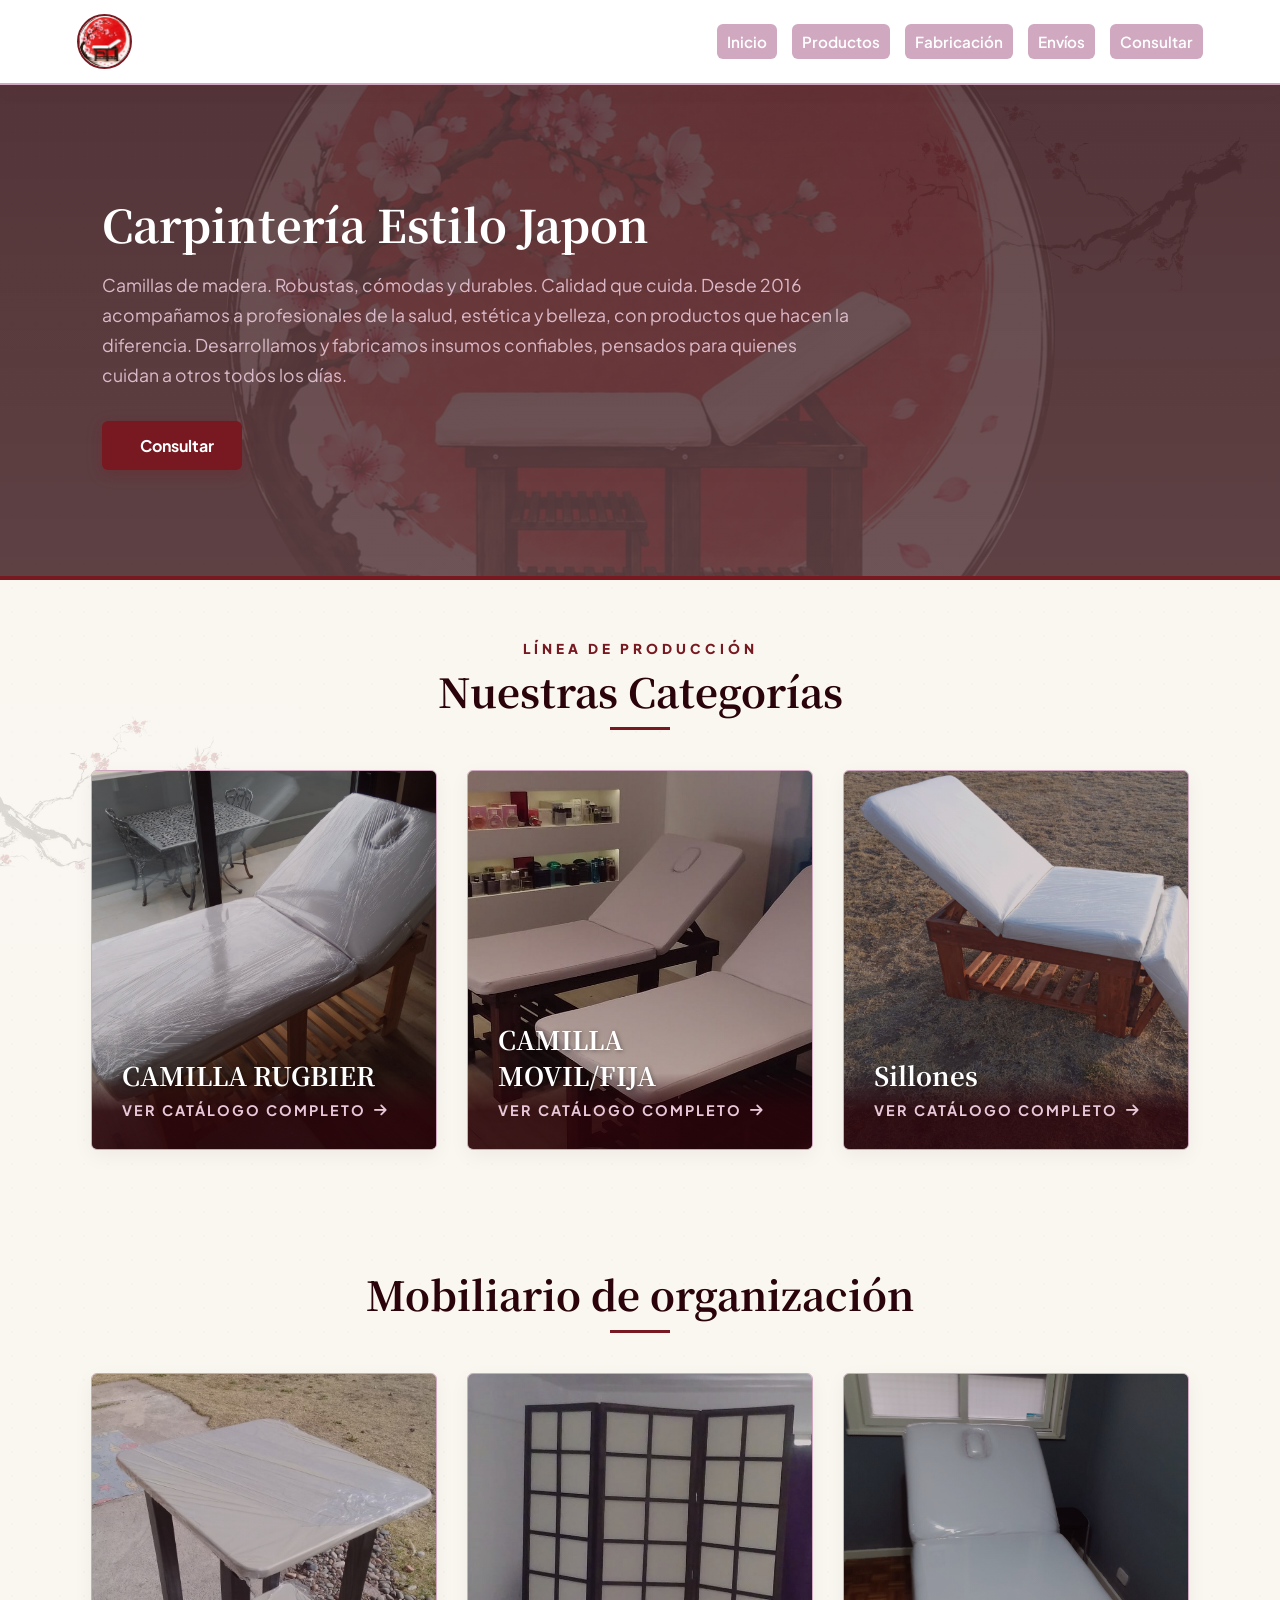
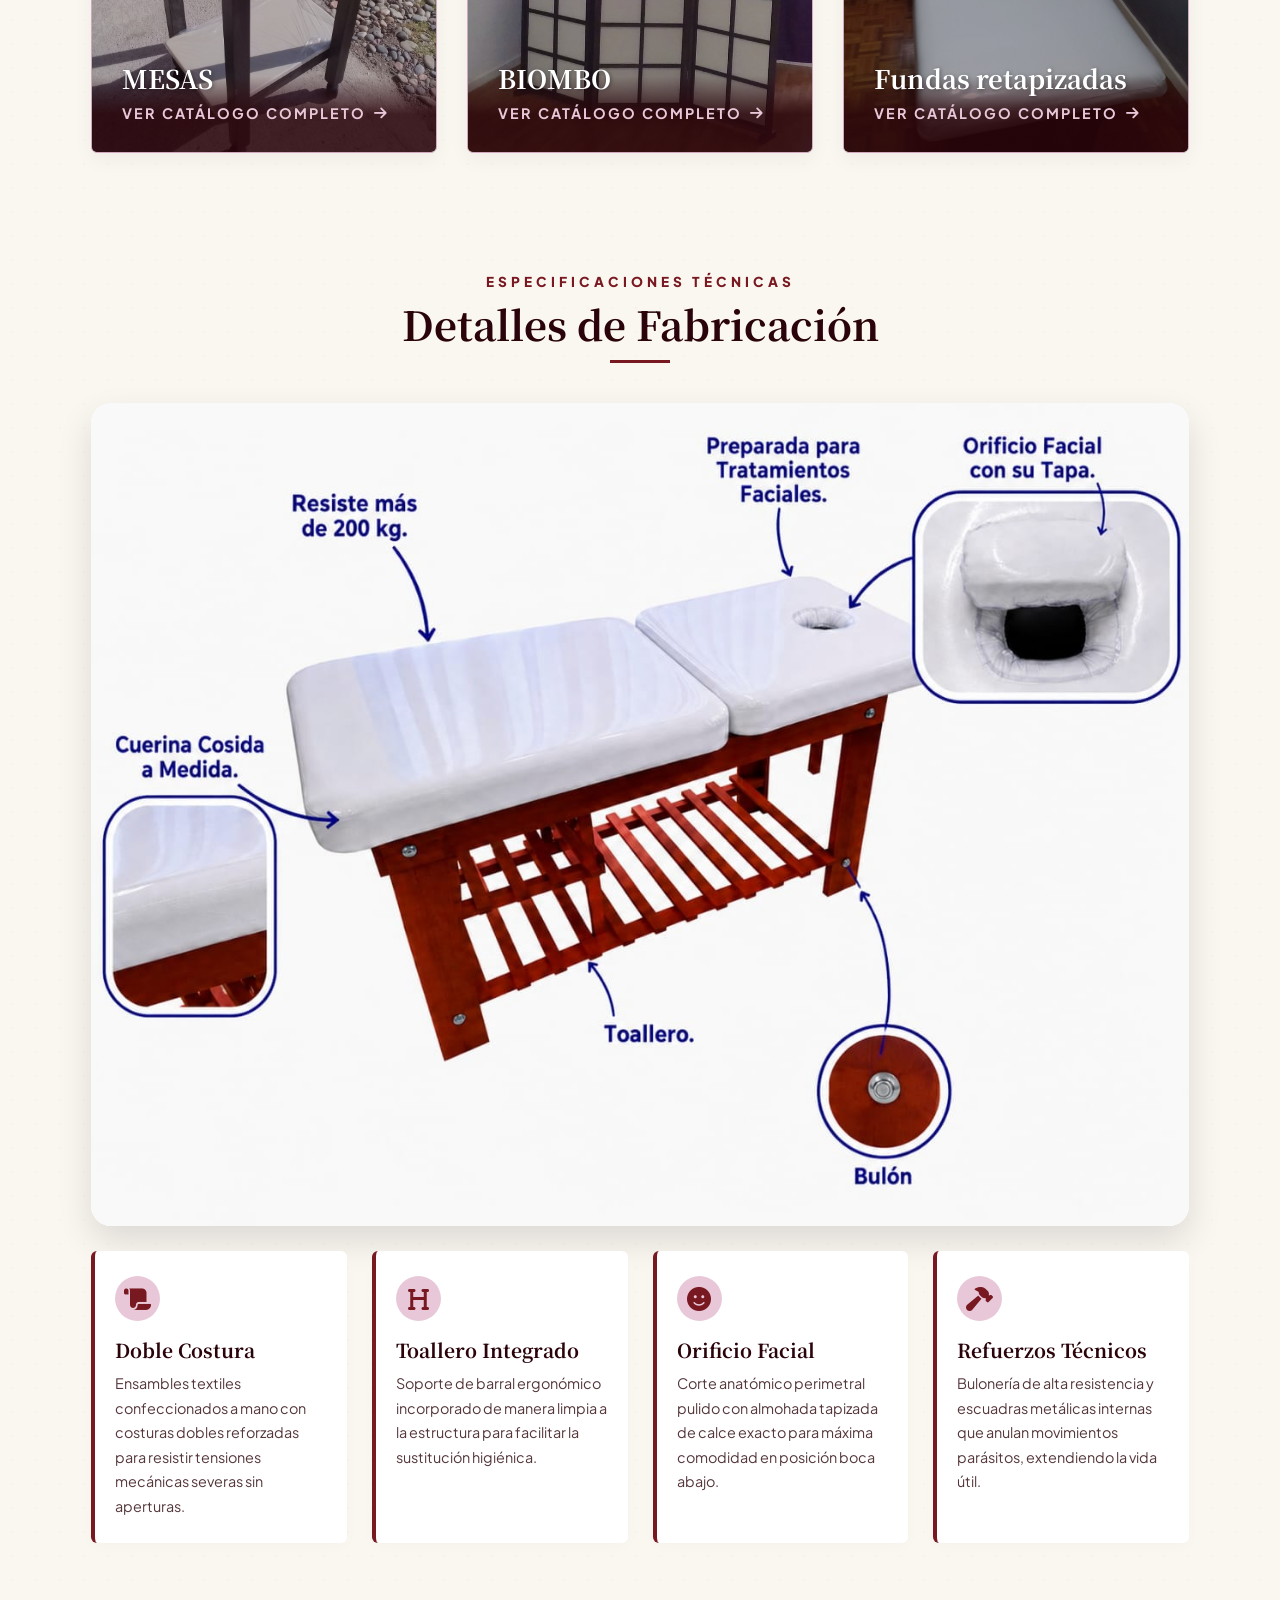
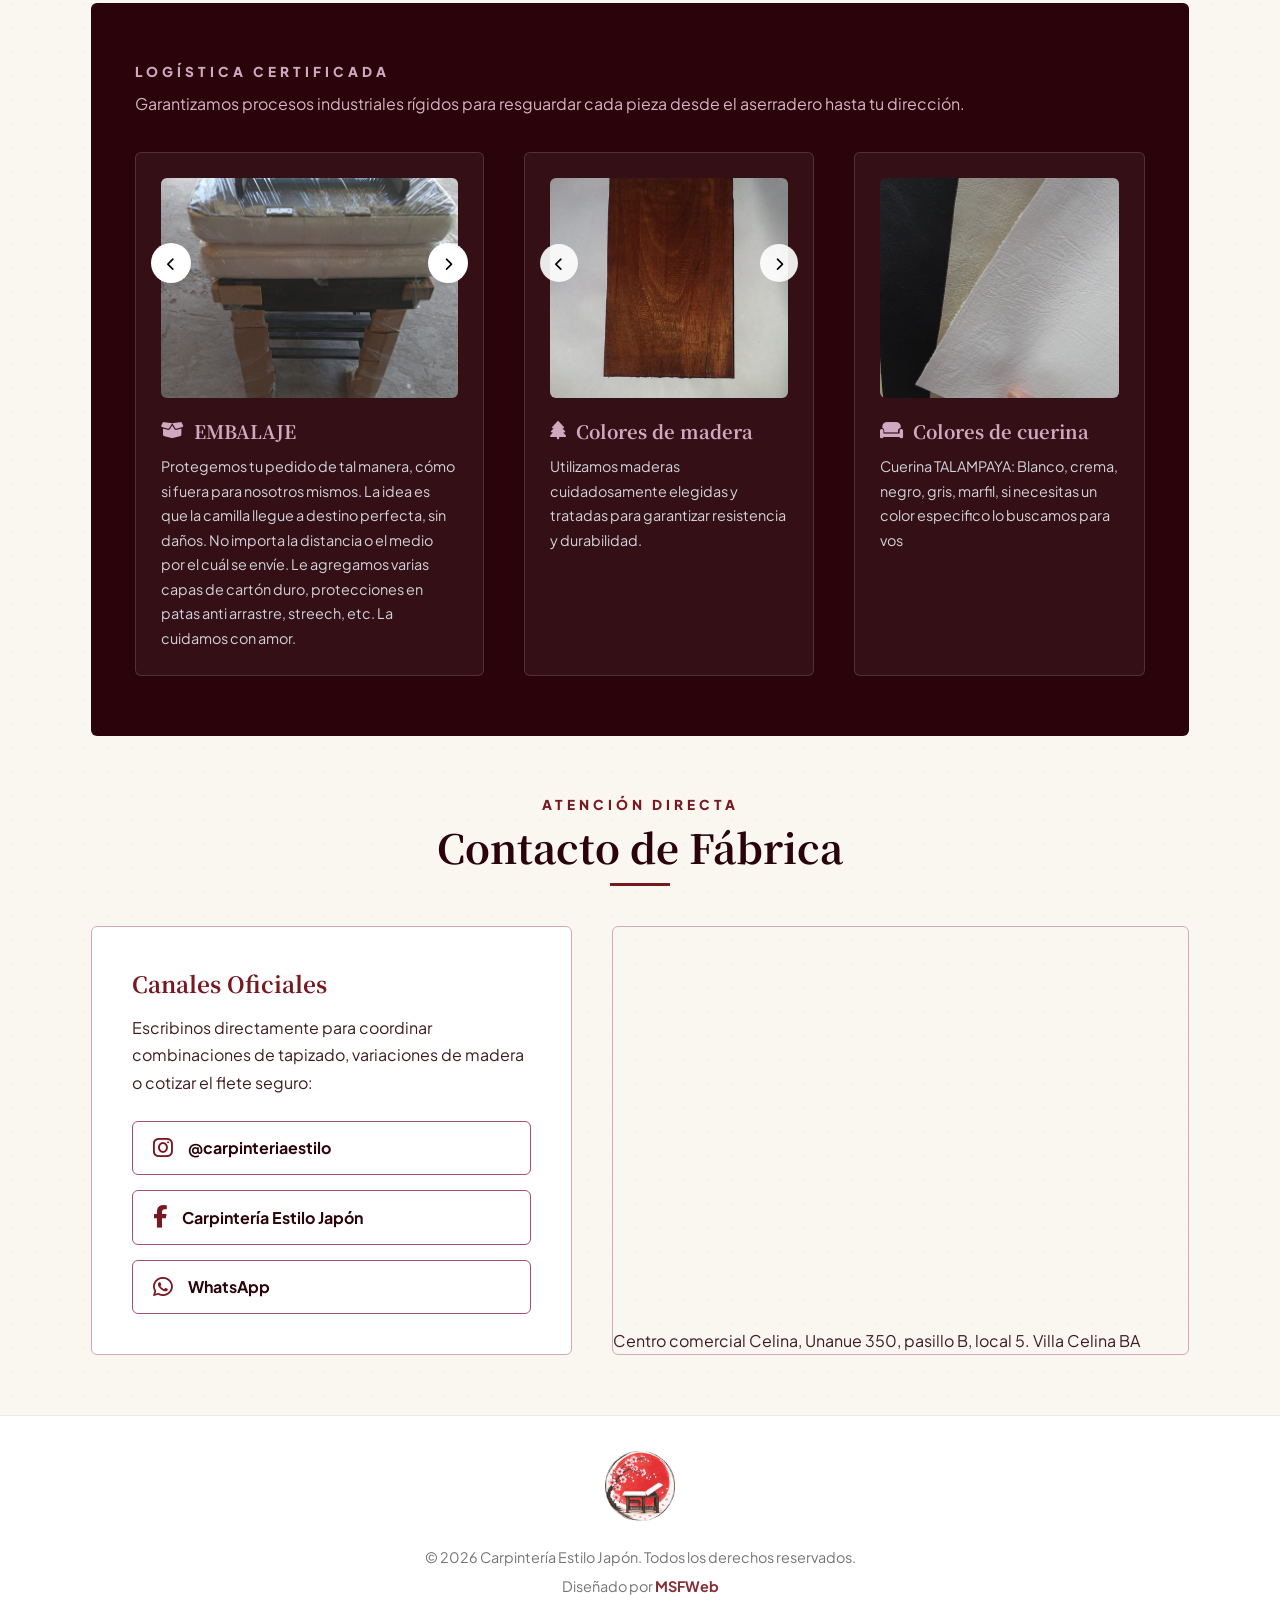
<file: index.html>
<!DOCTYPE html>
<html lang="es">
<head>
    <meta charset="UTF-8">
    <meta name="viewport" content="width=device-width, initial-scale=1.0">
    
    <!-- SEO BÁSICO: Título y descripción con palabras clave principales -->
    <title>Carpintería Estilo Japón | Camillas Premium de Madera y Equipamiento</title>
    <meta name="description" content="Fábrica de camillas de madera, biombos y mesas para masaje, depilación, Reiki, estética, tattoo, kinesiología y spa. Equipamiento premium con envío en CABA y Alrededores.">
    
    <!-- LAS KEYWORDS QUE ME PEDISTE (Optimizadas para buscadores) -->
    <meta name="keywords" content="Masaje, camilla, biombo, mesa, depilación, Reiki, lagista, maquillaje, fabrica, medicina, tattoo, cosmetología, depilación láser, kinesiología, reflexología, cosmistra, drenaje linfático, implante capilar, facial, madero terapia, spa, lelax, estetica, curso, pestañas, postizas, deportologia, fisioterapia, ortopedia, quiropráctico, cirujía, camillas de madera premium, carpinteria estilo japon">
    
    <meta name="robots" content="index, follow">
    <link rel="canonical" href="https://www.tusitioweb.com/"> <!-- Cambiá por tu dominio real cuando lo tengas -->

    <!-- SEO PARA WHATSAPP / REDES SOCIALES (Open Graph) -->
    <meta property="og:type" content="website">
    <meta property="og:title" content="Carpintería Estilo Japón | Camillas Premium de Madera">
    <!-- Descripción enriquecida con tus palabras clave para que tiente al cliente en WhatsApp -->
    <meta property="og:description" content="Fábrica premium de camillas, biombos y mesas para masaje, Reiki, estética, tattoo, depilación láser, kinesiología, facial, spa y relax. ¡Equipá tu gabinete con la mejor calidad!">
    <meta property="og:image" content="https://www.tusitioweb.com/images/foto-compartir.jpg"> <!-- Foto para las tarjetas de enlace -->
    <meta property="og:url" content="https://www.tusitioweb.com/">

    <!-- SEO PARA TWITTER / X -->
    <meta name="twitter:card" content="summary_large_image">
    <meta name="twitter:title" content="Carpintería Estilo Japón | Equipamiento Premium">
    <meta name="twitter:description" content="Camillas de madera, biombos y equipamiento profesional para estética, kinesiología, masajes y spa.">
    <meta name="twitter:image" content="https://www.tusitioweb.com/images/foto-compartir.jpg">

    <!-- FUENTES Y ESTILOS (Tus enlaces originales) -->
    <link rel="preconnect" href="https://fonts.googleapis.com">
    <link rel="preconnect" href="https://fonts.gstatic.com" crossorigin>
    <link href="https://fonts.googleapis.com/css2?family=Plus+Jakarta+Sans:wght@400;500;700;800&family=Noto+Serif+JP:wght@600;900&display=swap" rel="stylesheet">
    
    <link rel="stylesheet" href="https://cdnjs.cloudflare.com/ajax/libs/font-awesome/6.5.1/css/all.min.css">
    <link rel="stylesheet" href="styles.css">

    <!-- FAVICON -->
    <link rel="icon" type="image/x-icon" href="WhatsApp Image 2026-06-07 at 21.45.12-fotor-20260608145644.png">
</head>
<body>

    <header>
        <a href="#inicio" class="logo-link">
            <div class="logo-container">
                <img src="WhatsApp Image 2026-06-07 at 21.45.12-fotor-20260608145644.png"  class="logo-img">
            </div>
           
        </a>
      <nav>
    <a href="#inicio" class="nav-btn">Inicio</a>
    <a href="productos.html" class="nav-btn">Productos</a> 
    <a href="#fabricacion" class="nav-btn">Fabricación</a>
    <a href="#envios" class="nav-btn">Envíos</a>
    <a href="#contacto" class="nav-btn">Consultar</a>
</nav>
    </header>

    <section id="inicio" class="hero">
        <div class="hero-content">
            <h1>Carpintería Estilo Japon</h1>
            <p>Camillas de madera. Robustas, cómodas y durables.
Calidad que cuida.
Desde 2016 acompañamos a profesionales de la salud, estética y belleza, con productos que hacen la diferencia.
Desarrollamos y fabricamos insumos confiables, pensados para quienes cuidan a otros todos los días.</p>
            <a href="#contacto" class="btn-main"><i></i>Consultar</a>
        </div>
    </section>
<section class="container">
    <div class="section-header">
        <span class="subtitle">Línea de Producción</span>
        <h2 class="title">Nuestras Categorías</h2>
    </div>

    <div class="grid-categorias">

        <div class="categoria-card">
            <a href="productos.html" class="categoria-link">
                <img src="camilla rugbier/1.jpeg" alt="Camillas Profesionales" class="categoria-img">
                <div class="categoria-overlay">
                    <h3>CAMILLA RUGBIER</h3>
                    <div class="categoria-btn">Ver catálogo completo <i class="fas fa-arrow-right"></i></div>
                </div>
            </a>
        </div>

        <div class="categoria-card">
            <a href="productos.html" class="categoria-link">
                <img src="imagenes moviles/1.jpeg" alt="Sillones de Estética" class="categoria-img">
                <div class="categoria-overlay">
                    <h3>CAMILLA MOVIL/FIJA</h3>
                    <div class="categoria-btn">Ver catálogo completo <i class="fas fa-arrow-right"></i></div>
                </div>
            </a>
        </div>
        <div class="categoria-card">
            <a href="productos.html" class="categoria-link">
                <img src="sillon/3.jpeg" alt="Sillones de Estética" class="categoria-img">
                <div class="categoria-overlay">
                    <h3>Sillones</h3>
                    <div class="categoria-btn">Ver catálogo completo <i class="fas fa-arrow-right"></i></div>
                </div>
            </a>
        </div>
    
</div>



</section>

  <section class="container">
    <div class="section-header">
       
        <h2 class="title">Mobiliario de organización</h2>
    </div>

    <div class="grid-categorias">

        <div class="categoria-card">
            <a href="productos.html" class="categoria-link">
                <img src="mesas/1.jpeg" alt="Camillas Profesionales" class="categoria-img">
                <div class="categoria-overlay">
                    <h3>MESAS</h3>
                    <div class="categoria-btn">Ver catálogo completo <i class="fas fa-arrow-right"></i></div>
                </div>
            </a>
        </div>

        <div class="categoria-card">
            <a href="productos.html" class="categoria-link">
                <img src="biombo/1.jpeg" alt="Sillones de Estética" class="categoria-img">
                <div class="categoria-overlay">
                    <h3>BIOMBO</h3>
                    <div class="categoria-btn">Ver catálogo completo <i class="fas fa-arrow-right"></i></div>
                </div>
            </a>
        </div>
        <div class="categoria-card">
            <a href="productos.html" class="categoria-link">
                <img src="fundas retapizadas/6.jpeg" alt="Sillones de Estética" class="categoria-img">
                <div class="categoria-overlay">
                    <h3>Fundas retapizadas</h3>
                    <div class="categoria-btn">Ver catálogo completo <i class="fas fa-arrow-right"></i></div>
                </div>
            </a>
        </div>
    
</div>



</section>


    

<section id="fabricacion" class="container">
    <div class="section-header">
        <span class="subtitle">Especificaciones Técnicas</span>
        <h2 class="title">Detalles de Fabricación</h2>
    </div>

    <!-- Foto destacada -->
    <div class="fabricacion-destacada">
        <img src="WhatsApp Image 2026-06-11 at 12.07.17.jpeg" alt="Detalle de fabricación de la camilla">
    </div>

    <!-- Características -->
    <div class="grid-fabricacion">
        <div class="fab-box">
            <div class="fab-icon"><i class="fas fa-scroll"></i></div>
            <h3>Doble Costura</h3>
            <p>Ensambles textiles confeccionados a mano con costuras dobles reforzadas para resistir tensiones mecánicas severas sin aperturas.</p>
        </div>

        <div class="fab-box">
            <div class="fab-icon"><i class="fas fa-heading"></i></div>
            <h3>Toallero Integrado</h3>
            <p>Soporte de barral ergonómico incorporado de manera limpia a la estructura para facilitar la sustitución higiénica.</p>
        </div>

        <div class="fab-box">
            <div class="fab-icon"><i class="fas fa-smile"></i></div>
            <h3>Orificio Facial</h3>
            <p>Corte anatómico perimetral pulido con almohada tapizada de calce exacto para máxima comodidad en posición boca abajo.</p>
        </div>

        <div class="fab-box">
            <div class="fab-icon"><i class="fas fa-hammer"></i></div>
            <h3>Refuerzos Técnicos</h3>
            <p>Bulonería de alta resistencia y escuadras metálicas internas que anulan movimientos parásitos, extendiendo la vida útil.</p>
        </div>
    </div>
</section>

    <section id="envios" class="container" style="padding-top: 0;">
        <div class="envios-banner">
            <div class="envios-main">
                <span class="subtitle" style="color: var(--sakura-pink);">Logística Certificada</span>
                
                <p>Garantizamos procesos industriales rígidos para resguardar cada pieza desde el aserradero hasta tu dirección.</p>
            </div>
            <div class="envios-grid">
                <div class="envios-card embalaje-card">

    <div class="embalaje-slider">

        <img src="embalaje/1.jpeg" class="embalaje-slide active">
        <img src="embalaje/2.jpeg" class="embalaje-slide ">
        <img src="embalaje/3.jpeg" class="embalaje-slide ">
        <img src="embalaje/4.jpeg" class="embalaje-slide ">
        <img src="embalaje/5.jpeg" class="embalaje-slide ">
        <img src="embalaje/6.jpeg" class="embalaje-slide ">
        <img src="embalaje/7.jpeg" class="embalaje-slide ">
        <img src="embalaje/8.jpeg" class="embalaje-slide ">
        <img src="embalaje/9.jpeg" class="embalaje-slide ">
        <img src="embalaje/10.jpeg" class="embalaje-slide ">
   
  

    </div>



    <button class="emb-prev">
        <i class="fas fa-chevron-left"></i>
    </button>

    <button class="emb-next">
        <i class="fas fa-chevron-right"></i>
    </button>

    <h4>
        <i class="fas fa-box-open"></i>
        EMBALAJE
    </h4>

    <p>
       Protegemos tu pedido de tal manera, cómo si fuera para nosotros mismos. La idea es que la camilla llegue a destino perfecta, sin daños. No importa la distancia o el medio por el cuál se envíe.
Le agregamos varias capas de cartón duro, protecciones en patas anti arrastre, streech, etc. 
La cuidamos con amor.
    </p>


</div>
  <div class="envios-card slider-card">

    <div class="slider-envios">
        <img src="maderas/1.jpeg" class="envio-slide active">
        <img src="maderas/2.jpeg" class="envio-slide">
        <img src="maderas/3.jpeg" class="envio-slide">
        <img src="maderas/4.jpeg" class="envio-slide">
        <img src="maderas/5.jpeg" class="envio-slide">
        <img src="maderas/6.jpeg" class="envio-slide">
    </div>

    <button class="prev"><i class="fas fa-chevron-left"></i></button>
    <button class="next"><i class="fas fa-chevron-right"></i></button>

    <h4><i class="fas fa-tree"></i> Colores de madera</h4>

    <p>
        Utilizamos maderas cuidadosamente elegidas y tratadas para garantizar resistencia y durabilidad.
    </p>

</div>
<div class="envios-card slider-card">

    <div class="slider-envios">
        <img src="camilla rugbier/WhatsApp Image 2026-06-11 at 21.13.06.jpeg" class="envio-slide active">
    
    </div>

       <h4><i class="fas fa-couch"></i> Colores de cuerina</h4>

    <p>
        Cuerina TALAMPAYA: Blanco, crema, negro, gris, marfil, si necesitas un color especifico lo buscamos para vos
    </p>

</div>
    </section>

<section id="contacto" class="container" style="padding-top: 0;">
        <div class="section-header">
            <span class="subtitle">Atención Directa</span>
            <h2 class="title">Contacto de Fábrica</h2>
        </div>
        <div class="contacto-layout">
            <div class="canales-card">
                <h3>Canales Oficiales</h3>
                <p>Escribinos directamente para coordinar combinaciones de tapizado, variaciones de madera o cotizar el flete seguro:</p>
                <div class="canales-list">
                    <a href="https://www.instagram.com/carpinteriaestilo/" target="_blank" class="canal-item">
                        <i class="fab fa-instagram"></i> @carpinteriaestilo
                    </a>
                    <a href="https://www.facebook.com/profile.php?id=100063726636103" target="_blank" class="canal-item">
                        <i class="fab fa-facebook-f"></i> Carpintería Estilo Japón
                    </a>
                   <!-- REEMPLAZAR EL LINK DEL CORREO POR ESTE -->
<a href="https://wa.me/+5491154887105?text=Hola!%20Me%20interesa%20recibir%20informaci%C3%B3n%20sobre%20las%20camillas" class="canal-item" target="_blank">
    <i class="fab fa-whatsapp"></i> WhatsApp
</a>
                </div>
            </div>

            <div class="mapa-wrap">
             
                <iframe src="https://www.google.com/maps/embed?pb=!1m17!1m12!1m3!1d3280.173243590372!2d-58.49768242425552!3d-34.700810072919666!2m3!1f0!2f0!3f0!3m2!1i1024!2i768!4f13.1!3m2!1m1!2zMzTCsDQyJzAyLjkiUyA1OMKwMjknNDIuNCJX!5e0!3m2!1ses!2sar!4v1781224706361!5m2!1ses!2sar" width="600" height="450" style="border:0;" allowfullscreen="" loading="lazy" referrerpolicy="no-referrer-when-downgrade"></iframe>

                <p>Centro comercial Celina, Unanue 350, pasillo B, local 5. Villa Celina BA</p>
            </div>
        </div>
    </section>

   <footer>

    <img src="WhatsApp Image 2026-06-07 at 21.45.12-fotor-20260608145644.png"
         alt="Estilo Japón"
         class="footer-logo">

    <p>© 2026 Carpintería Estilo Japón. Todos los derechos reservados.</p>

    <p>Diseñado por <span class="msf">MSFWeb</span></p>

</footer>

    <script src="script.js"></script>
</body>
</html>
</file>
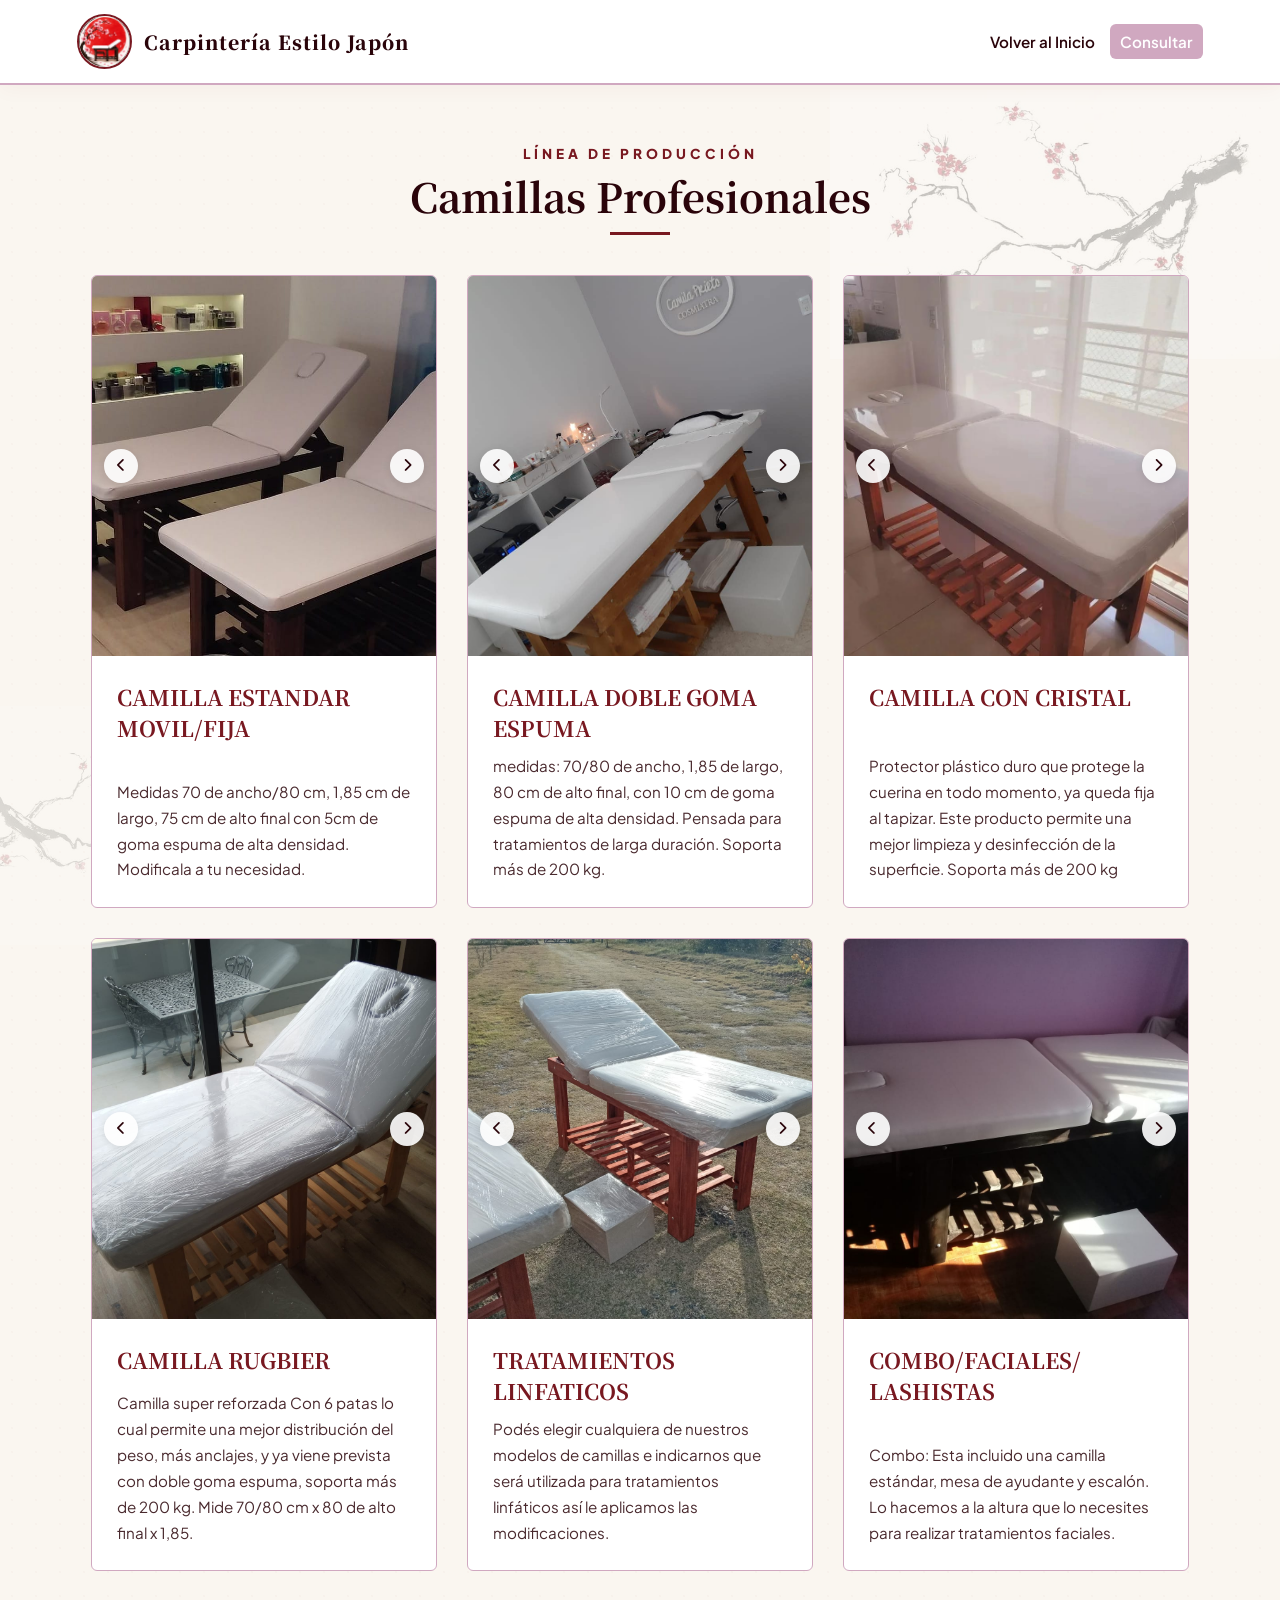
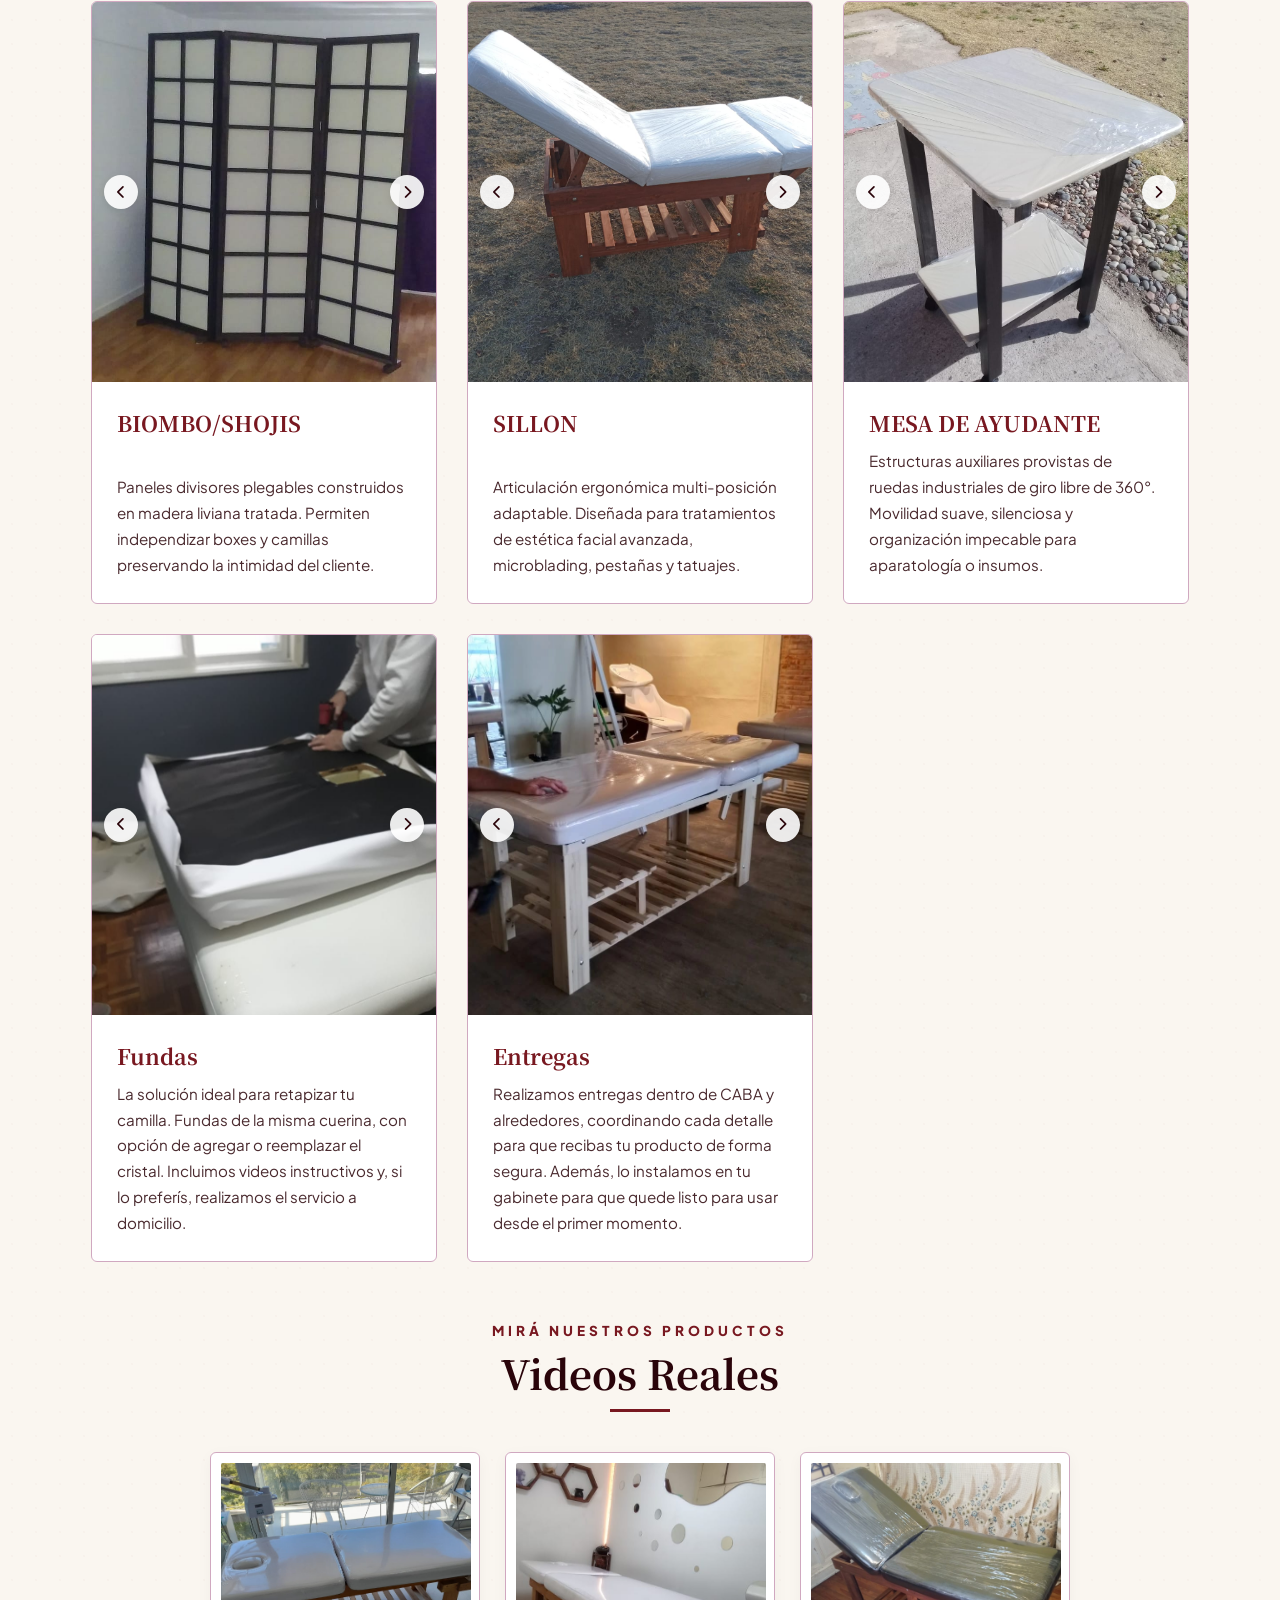
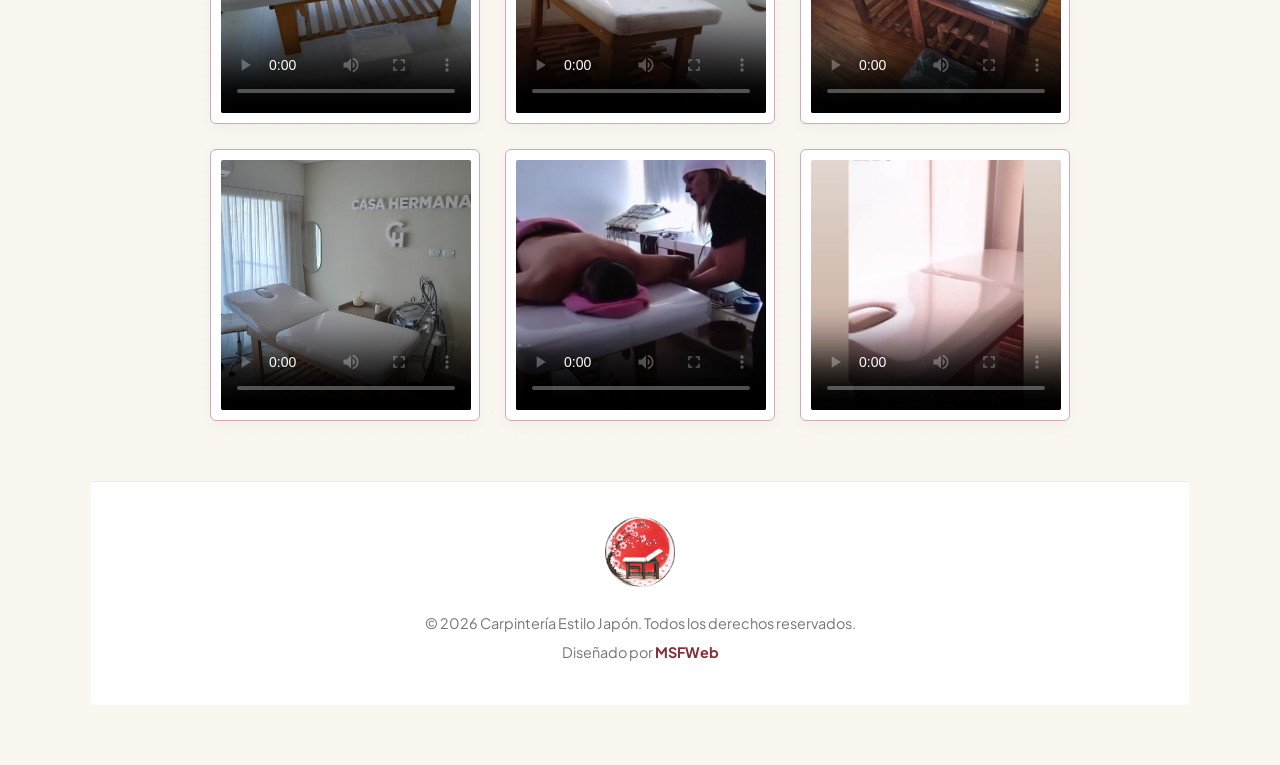
<file: productos.html>
<!DOCTYPE html>
<html lang="es">
<head>
    <meta charset="UTF-8">
    <meta name="viewport" content="width=device-width, initial-scale=1.0">
    <title>Catálogo de Camillas - Carpintería Estilo Japón</title>
    <link rel="preconnect" href="https://fonts.googleapis.com">
    <link rel="preconnect" href="https://fonts.gstatic.com" crossorigin>
    <link href="https://fonts.googleapis.com/css2?family=Noto+Serif+JP:wght@400;700;900&family=Plus+Jakarta+Sans:wght@400;600;700&display=swap" rel="stylesheet">
    <link rel="stylesheet" href="https://cdnjs.cloudflare.com/ajax/libs/font-awesome/6.5.1/css/all.min.css">
        <link rel="icon" type="image/x-icon" href="WhatsApp Image 2026-06-07 at 21.45.12-fotor-20260608145644.png">
    <link rel="stylesheet" href="styles.css?v=refresh_sakura">
</head>
<body>

    <header>
        <a href="index.html" class="logo-link">
            <div class="logo-container">
                <img src="WhatsApp Image 2026-06-07 at 21.45.12-fotor-20260608145644.png" alt="Logo" class="logo-img">
            </div>
            <span class="logo-text">Carpintería Estilo Japón</span>
        </a>
        <nav>
            <a href="index.html">Volver al Inicio</a>
            <a href="index.html#contacto" class="nav-btn">Consultar</a>
        </nav>
    </header>

 <section id="camillas" class="container">
        <div class="section-header">
            <span class="subtitle">Línea de Producción</span>
            <h2 class="title">Camillas Profesionales</h2>
        </div>
      <div class="grid-3">

    <div class="card-item">
        <div class="card-carousel">
            <button class="slide-arrow arrow-left"><i class="fas fa-chevron-left"></i></button>
            <button class="slide-arrow arrow-right"><i class="fas fa-chevron-right"></i></button>
            
            <div class="carousel-slider">
              
                <img src="imagenes moviles/1.jpeg" >
                <img src="imagenes moviles/2.jpeg" >
                <img src="imagenes moviles/3.jpeg" >
                <img src="imagenes moviles/4.jpeg" >
                <img src="imagenes moviles/5.jpeg" >
                <img src="imagenes moviles/6.jpeg" >
                <img src="imagenes moviles/7.jpeg" >
                <img src="imagenes moviles/8.jpeg" >
                <img src="imagenes moviles/9.jpeg" >
                <img src="imagenes moviles/10.jpeg" >
                <img src="imagenes moviles/11.jpeg" >
            
            </div>
        </div>
        <div class="card-body">
            <h3>CAMILLA ESTANDAR MOVIL/FIJA</h3>
            <p>Medidas 70 de ancho/80 cm, 1,85 cm de largo, 75 cm de alto final con 5cm de goma espuma de alta densidad. Modificala a tu necesidad.</p>
        </div>
    </div>

    <div class="card-item">
        <div class="card-carousel">
            <button class="slide-arrow arrow-left"><i class="fas fa-chevron-left"></i></button>
            <button class="slide-arrow arrow-right"><i class="fas fa-chevron-right"></i></button>
            
            <div class="carousel-slider">
                <img src="doble goma/1.jpeg" >
                <img src="doble goma/2.jpeg" >
                <img src="doble goma/3.jpeg" >
                <img src="doble goma/4.jpeg" >
                <img src="doble goma/5.jpeg" >
                <img src="doble goma/6.jpeg" >
                <img src="doble goma/7.jpeg" >
                <img src="doble goma/8.jpeg" >
              
                
            </div>
        </div>
        <div class="card-body">
            <h3>CAMILLA DOBLE GOMA ESPUMA</h3>
            <p>medidas: 70/80 de ancho, 1,85 de largo, 80 cm de alto final, con 10 cm de goma espuma de alta densidad. Pensada para tratamientos de larga duración. Soporta más de 200 kg.</p>
        </div>
    </div>
    <div class="card-item">
        <div class="card-carousel">
            <button class="slide-arrow arrow-left"><i class="fas fa-chevron-left"></i></button>
            <button class="slide-arrow arrow-right"><i class="fas fa-chevron-right"></i></button>
            
            <div class="carousel-slider">
                <img src="camilla con cristal/1.jpeg" >
                <img src="camilla con cristal/2.jpeg" >
                <img src="camilla con cristal/3.jpeg" >
                <img src="camilla con cristal/4.jpeg" >
                <img src="camilla con cristal/5.jpeg" >
                <img src="camilla con cristal/7.jpeg" >
                <img src="camilla con cristal/8.jpeg" >
                
              
                
            </div>
        </div>
        <div class="card-body">
            <h3>CAMILLA CON CRISTAL</h3>
            <p>Protector plástico duro que protege la cuerina en todo momento, ya queda fija al tapizar. Este producto permite una mejor limpieza y desinfección de la superficie. Soporta más de 200 kg</p>
        </div>
    </div>
    <div class="card-item">
        <div class="card-carousel">
            <button class="slide-arrow arrow-left"><i class="fas fa-chevron-left"></i></button>
            <button class="slide-arrow arrow-right"><i class="fas fa-chevron-right"></i></button>
            
            <div class="carousel-slider">
                <img src="camilla rugbier/1.jpeg" >
                <img src="camilla rugbier/2.jpeg" >
                <img src="camilla rugbier/3.jpeg" >
                <img src="camilla rugbier/4.jpeg" >
                <img src="camilla rugbier/5.jpeg" >
                <img src="camilla rugbier/7.jpeg" >
                <img src="camilla rugbier/8.jpeg" >
                <img src="camilla rugbier/9.jpeg" >
               
            </div>
        </div>
        <div class="card-body">
            <h3>CAMILLA RUGBIER</h3>
            <p>Camilla super reforzada
Con 6 patas lo cual permite una mejor distribución del peso, más anclajes, y ya viene prevista con doble goma espuma, soporta más de 200 kg. 
Mide 70/80 cm x 80 de alto final x 1,85.</p>
        </div>
    </div>
    <div class="card-item">
        <div class="card-carousel">
            <button class="slide-arrow arrow-left"><i class="fas fa-chevron-left"></i></button>
            <button class="slide-arrow arrow-right"><i class="fas fa-chevron-right"></i></button>
            
            <div class="carousel-slider">
                <img src="tratamientos linfaticos/4.jpeg" >
                <img src="tratamientos linfaticos/1.jpeg" >
                <img src="tratamientos linfaticos/3.jpeg" >
                <img src="tratamientos linfaticos/2.jpeg" >
                <img src="tratamientos linfaticos/5.jpeg" >
               
            </div>
        </div>
        <div class="card-body">
            <h3>TRATAMIENTOS LINFATICOS</h3>
            <p>Podés elegir cualquiera de nuestros modelos de camillas e indicarnos que será utilizada para tratamientos linfáticos así le aplicamos las modificaciones.</p>
        </div>
    </div>
    <div class="card-item">
        <div class="card-carousel">
            <button class="slide-arrow arrow-left"><i class="fas fa-chevron-left"></i></button>
            <button class="slide-arrow arrow-right"><i class="fas fa-chevron-right"></i></button>
            
            <div class="carousel-slider">
                <img src="faciales/1.jpeg" >
                <img src="faciales/2.jpeg" >
                <img src="faciales/3.jpeg" >
                <img src="faciales/4.jpeg" >
                <img src="faciales/5.jpeg" >
               
               
            </div>
        </div>
        <div class="card-body">
            <h3>COMBO/FACIALES/
                LASHISTAS</h3>
            <p>Combo: Esta incluido una camilla estándar, mesa de ayudante y escalón. Lo hacemos a la altura que lo necesites para realizar tratamientos faciales.</p>
        </div>
    </div>
    <div class="card-item">
        <div class="card-carousel">
            <button class="slide-arrow arrow-left"><i class="fas fa-chevron-left"></i></button>
            <button class="slide-arrow arrow-right"><i class="fas fa-chevron-right"></i></button>
            
            <div class="carousel-slider">
                <img src="biombo/1.jpeg" >
                <img src="biombo/2.jpeg" >
                <img src="biombo/3.jpeg" >
                <img src="biombo/4.jpeg" >
               
               
               
            </div>
        </div>
        <div class="card-body">
            <h3>BIOMBO/SHOJIS</h3>
            <p>Paneles divisores plegables construidos en madera liviana tratada. Permiten independizar boxes y camillas preservando la intimidad del cliente.</p>
        </div>
    </div>
    <div class="card-item">
        <div class="card-carousel">
            <button class="slide-arrow arrow-left"><i class="fas fa-chevron-left"></i></button>
            <button class="slide-arrow arrow-right"><i class="fas fa-chevron-right"></i></button>
            
            <div class="carousel-slider">
                <img src="sillon/1.jpeg" >
                <img src="sillon/2.jpeg" >
                <img src="sillon/3.jpeg" >
                <img src="sillon/4.jpeg" >
                <img src="sillon/5.jpeg" >
                <img src="sillon/6.jpeg" >
                <img src="sillon/7.jpeg" >
              
               
               
            </div>
        </div>
        <div class="card-body">
            <h3>SILLON</h3>
            <p>Articulación ergonómica multi-posición adaptable. Diseñada para tratamientos de estética facial avanzada, microblading, pestañas y tatuajes.</p>
        </div>
    </div>
    <div class="card-item">
        <div class="card-carousel">
            <button class="slide-arrow arrow-left"><i class="fas fa-chevron-left"></i></button>
            <button class="slide-arrow arrow-right"><i class="fas fa-chevron-right"></i></button>
            
            <div class="carousel-slider">
                <img src="mesas/1.jpeg" >
                <img src="mesas/2.jpeg" >
                <img src="mesas/3.jpeg" >
                <img src="mesas/4.jpeg" >
              

            </div>
        </div>
        <div class="card-body">
            <h3>MESA DE AYUDANTE</h3>
            <p>Estructuras auxiliares provistas de ruedas industriales de giro libre de 360°. Movilidad suave, silenciosa y organización impecable para aparatología o insumos.</p>
        </div>
    </div>
    <div class="card-item">
        <div class="card-carousel">
            <button class="slide-arrow arrow-left"><i class="fas fa-chevron-left"></i></button>
            <button class="slide-arrow arrow-right"><i class="fas fa-chevron-right"></i></button>
            
            <div class="carousel-slider">
                <img src="fundas retapizadas/1.jpeg" >
                <img src="fundas retapizadas/2.jpeg" >
                <img src="fundas retapizadas/3.jpeg" >
                <img src="fundas retapizadas/4.jpeg" >
                <img src="fundas retapizadas/5.jpeg" >
                <img src="fundas retapizadas/6.jpeg" >
            
              

            </div>
        </div>
        <div class="card-body">
            <h3>Fundas</h3>
            <p>La solución ideal para retapizar tu camilla. Fundas de la misma cuerina, con opción de agregar o reemplazar el cristal. Incluimos videos instructivos y, si lo preferís, realizamos el servicio a domicilio.</p>
        </div>
    </div>

    <div class="card-item">
        <div class="card-carousel">
            <button class="slide-arrow arrow-left"><i class="fas fa-chevron-left"></i></button>
            <button class="slide-arrow arrow-right"><i class="fas fa-chevron-right"></i></button>
            
            <div class="carousel-slider">
                <img src="entregas/1.jpeg" >
            
                <img src="entregas/3.jpeg" >
                <img src="entregas/4.jpeg" >
              
            </div>
        </div>
        <div class="card-body">
            <h3>Entregas</h3>
          <p>Realizamos entregas dentro de CABA y alrededores, coordinando cada detalle para que recibas tu producto de forma segura. Además, lo instalamos en tu gabinete para que quede listo para usar desde el primer momento.</p>
        </div>
    </div>

</div>


<section id="videos" class="container">

    <div class="section-header">
        <span class="subtitle">Mirá nuestros productos</span>
        <h2 class="title">Videos Reales</h2>
    </div>

    <div class="videos-grid">
<div class="video-card">
    <video controls poster="miniaturas/WhatsApp Image 2026-06-11 at 20.36.07.jpeg">
        <source src="videos/VID-20260610-WA0023.mp4" type="video/mp4">
    </video>
</div>

<div class="video-card">
    <video controls poster="miniaturas/WhatsApp Image 2026-06-11 at 20.37.00.jpeg">
        <source src="videos/VID-20260610-WA0024.mp4" type="video/mp4">
    </video>
</div>

<div class="video-card">
    <video controls poster="miniaturas/WhatsApp Image 2026-06-11 at 20.41.29.jpeg">
        <source src="videos/VID-20260610-WA0025.mp4" type="video/mp4">
    </video>
</div>
<div class="video-card">
    <video controls poster="miniaturas/WhatsApp Image 2026-06-11 at 20.45.34.jpeg">
        <source src="videos/VID-20260610-WA0026.mp4" type="video/mp4">
    </video>
</div>
<div class="video-card">
    <video controls poster="miniaturas/2.jpeg">
        <source src="videos/WhatsApp Video 2026-06-10 at 18.32.11.mp4" type="video/mp4">
    </video>
</div>
<div class="video-card">
    <video controls poster="miniaturas/WhatsApp Image 2026-06-11 at 22.17.31.jpeg">
        <source src="videos/WhatsApp Video 2026-06-11 at 22.16.29.mp4" type="video/mp4">
    </video>
</div>

    </div>

</section>


<script src="script.js"></script>



   <footer>

    <img src="WhatsApp Image 2026-06-07 at 21.45.12-fotor-20260608145644.png"
         alt="Estilo Japón"
         class="footer-logo">

    <p>© 2026 Carpintería Estilo Japón. Todos los derechos reservados.</p>

    <p>Diseñado por <span class="msf">MSFWeb</span></p>

</footer>
</body>

</html>
</file>
<file: styles.css>
/* ==========================================================================
   1. VARIABLES DE DISEÑO (PALETA CORPORATIVA ZEN)
   ========================================================================== */
:root {
    --bg-cream: #E8C8D8;
    --sakura-pink: #D0A8C0;
    --cherry-deep: #A85068;
    --plum: #904860;
    --wine: #781820;
    --ebony: #2A040A;
    --white-pure: #ffffff;
    --radius: 6px;
    --transition: all 0.3s cubic-bezier(0.4, 0, 0.2, 1);
}

/* ==========================================================================
   2. CONFIGURACIÓN BASE Y FONDO TRADICIONAL (RAMA SAKURA REAL)
   ========================================================================== */
html {
    scroll-behavior: smooth;
    scroll-padding-top: 95px; 
}

* {
    margin: 0;
    padding: 0;
    box-sizing: border-box;
    font-family: 'Plus Jakarta Sans', sans-serif;
}

body {
    background-color: #FAF6F0; 
    
    /* Patrón Seigaiha de fondo sutil */
    background-image: radial-gradient(rgba(120, 24, 32, 0.02) 1px, transparent 0);
    background-size: 24px 24px;
    
    color: var(--ebony);
    -webkit-font-smoothing: antialiased;
    overflow-x: hidden;
    position: relative;
}

/* RAMA DE CEREZO REAL EN EL LATERAL DERECHO SUPERIOR */
body::before {
    content: '';
    position: fixed;
    top: 10%;
    right: 0;
    width: 450px; 
    height: 600px;
    background-image: url('./fondo1.jpeg'); 
    background-repeat: no-repeat;
    background-size: contain;
    background-position: top right;
    opacity: 0.25; 
    pointer-events: none; 
    z-index: -1; 
}

/* RAMA ESPEJADA EN EL LATERAL IZQUIERDO INFERIOR */
body::after {
    content: '';
    position: fixed;
    bottom: -5%;
    left: -100px;
    width: 400px;
    height: 500px;
    background-image: url('./fondo1.jpeg');
    background-repeat: no-repeat;
    background-size: contain;
    background-position: bottom left;
    transform: scaleX(-1); 
    opacity: 0.15;
    pointer-events: none;
    z-index: -1;
}

h1, h2, h3, h4 {
    font-family: 'Noto Serif JP', serif;
    color: var(--ebony);
}

p {
    font-size: 1rem;
    line-height: 1.7;
    color: var(--ebony);
    opacity: 0.9;
}

.container {
    max-width: 1200px;
    margin: 0 auto;
    padding: 60px 4%;
}

.section-header {
    margin-bottom: 40px;
    text-align: center;
}

.subtitle {
    color: var(--wine);
    font-size: 0.85rem;
    text-transform: uppercase;
    letter-spacing: 4px;
    font-weight: 800;
    margin-bottom: 10px;
    display: block;
}

.title {
    font-size: 2.5rem;
    line-height: 1.2;
    position: relative;
    display: inline-block;
    padding-bottom: 15px;
}




.title::after {
    content: '';
    position: absolute;
    bottom: 0;
    left: 50%;
    transform: translateX(-50%);
    width: 60px;
    height: 3px;
    background-color: var(--wine);
}

/* ==========================================================================
   3. HEADER & NAVEGACIÓN
   ========================================================================== */
header {
    background-color: rgba(255, 255, 255, 0.95);
    backdrop-filter: blur(10px);
    display: flex;
    justify-content: space-between;
    align-items: center;
    padding: 0 6%;
    position: sticky;
    top: 0;
    z-index: 1000;
    border-bottom: 2px solid var(--sakura-pink);
    box-shadow: 0 4px 20px rgba(120, 24, 32, 0.04);
    height: 85px;
}



.logo-link {
    display: flex;
    align-items: center;
    text-decoration: none;
    gap: 12px;
}

.logo-container {
    width: 55px;
    height: 55px;
    overflow: hidden;
    border-radius: 50%;
    border: 2px solid var(--wine);
    position: relative;
}

.logo-img {
    width: 100%;
    height: 100%;
    object-fit: cover;
}

.logo-text {
    font-family: 'Noto Serif JP', serif;
    font-size: 1.2rem;
    font-weight: 900;
    color: var(--ebony);
    letter-spacing: 1px;
}

nav {
    display: flex;
    align-items: center;
    gap: 15px;
}

nav a {
    text-decoration: none;
    color: var(--ebony);
    font-weight: 600;
    font-size: 0.95rem;
    transition: var(--transition);
}

nav a:hover { color: var(--wine); }
.nav-btn { background-color: var(--sakura-pink); color: var(--white-pure) !important; padding: 8px 10px; border-radius: var(--radius); }
.nav-btn:hover { background-color: var(--plum); }

/* ==========================================================================
   4. HERO SECCIÓN
   ========================================================================== */
.hero {
    position: relative;
    height: 55vh;
    display: flex;
    align-items: center;
    padding: 0 8%;
    color: var(--white-pure);
    border-bottom: 4px solid var(--wine);
    overflow: hidden;

    background: linear-gradient(
        rgba(42, 4, 10, 0.80),
        rgba(42, 4, 10, 0.75)
    );
}

.hero::before{
    content:"";
    position:absolute;
    inset:0;

    background-image: url("WhatsApp\ Image\ 2026-06-07\ at\ 21.45.12-fotor-20260608145644.png");
    background-repeat:no-repeat;
    background-position:center;
    opacity:0.10;
    z-index:0;
}

.hero-content{
    position:relative;
    z-index:2;
}

.hero-content { max-width: 750px; }
.hero h1 { color: var(--white-pure); font-size: 2.8rem; margin-bottom: 15px; }
.hero p { color: var(--bg-cream); font-size: 1.1rem; margin-bottom: 30px; }

.btn-main {
    display: inline-flex;
    align-items: center;
    gap: 10px;
    background-color: var(--wine);
    color: var(--white-pure);
    padding: 14px 28px;
    text-decoration: none;
    font-weight: 700;
    border-radius: var(--radius);
    transition: var(--transition);
    box-shadow: 0 4px 15px rgba(120, 24, 32, 0.3);
}
.btn-main:hover { background-color: var(--plum); transform: translateY(-2px); }

/* ==========================================================================
   5. ARQUITECTURA DE GRILLES Y PRODUCTOS (RESPONSIVE)
   ========================================================================== */
.grid-3 {
    display: grid;
    grid-template-columns: repeat(auto-fit, minmax(300px, 1fr));
    gap: 30px;
    width: 100%;
    margin: 0 auto;
}

.grid-2 {
    display: grid;
    grid-template-columns: repeat(auto-fit, minmax(450px, 1fr));
    gap: 30px;
}

.card-item {
    background: var(--white-pure);
    border: 1px solid var(--sakura-pink);
    border-radius: var(--radius);
    overflow: hidden;
    transition: var(--transition);
    display: flex;
    flex-direction: column;
}

.card-item:hover {
    border-color: var(--wine);
    box-shadow: 0 10px 25px rgba(144, 72, 96, 0.08);
}

/* Caja contenedora del carrusel en cada tarjeta */
.card-carousel {
    position: relative;
    width: 100%;
    height: 380px;
    background-color: #fffbf7;
    overflow: hidden;
}

.carousel-slider {
    display: flex;
    width: 100%;
    height: 380px;
    transition: transform 0.4s ease-in-out;
}

/* CORRECCIÓN INTEGRAL DE IMÁGENES: Enteras, sin zoom y estilizadas */
.carousel-slider img {
    min-width: 100%;
    width: 100%;
    height: 100%;
    object-fit: cover;
    object-position: center;
    background-color: #fffbf7;
    padding: 0;
}

.slide-arrow {
    position: absolute;
    top: 50%;
    transform: translateY(-50%);
    background: rgba(255, 255, 255, 0.9);
    border: none;
    width: 34px;
    height: 34px;
    border-radius: 50%;
    font-size: 0.85rem;
    color: var(--ebony);
    cursor: pointer;
    display: flex;
    align-items: center;
    justify-content: center;
    transition: var(--transition);
    z-index: 5;
    box-shadow: 0 2px 8px rgba(0,0,0,0.1);
}
.slide-arrow:hover { background-color: var(--wine); color: white; }
.arrow-left { left: 12px; }
.arrow-right { right: 12px; }

.card-body { padding: 25px; flex-grow: 1; display: flex; flex-direction: column; justify-content: space-between; }
.card-body h3 { font-size: 1.35rem; color: var(--wine); margin-bottom: 10px; }
.card-body p { font-size: 0.95rem; opacity: 0.85; }

/* SECCIÓN INTERMEDIA SUAVE COHESIVA */
.bg-soft { 
    background-color: #F7EFE5; 
    background-image: url("data:image/svg+xml,%3Csvg xmlns='http://www.w3.org/2000/svg' width='30' height='30' viewBox='0 0 30 30' opacity='0.03'%3E%3Cpath d='M15 0 C23 0 30 7 30 15 C30 23 23 30 15 30 C7 30 0 23 0 15 C0 7 7 0 15 0 Z' fill='%23781820'/%3E%3C/svg%3E");
    border-top: 1px solid var(--sakura-pink); 
    border-bottom: 1px solid var(--sakura-pink); 
}


/* ==========================================================================
   6. DETALLE DE FABRICACIÓN
   ========================================================================== */
.grid-fabricacion {
    display: grid;
    /* Bajamos el mínimo a 200px para que entren cómodos los 4 en la misma línea */
    grid-template-columns: repeat(auto-fit, minmax(200px, 1fr)); 
    gap: 25px;
    width: 100%;
}

.fab-box {
    padding: 25px 20px;
    background: var(--white-pure);
    border-left: 4px solid var(--wine);
    border-radius: var(--radius);
    box-shadow: 0 4px 15px rgba(0,0,0,0.02);
    transition: var(--transition);
    display: flex;
    flex-direction: column;
    align-items: flex-start;
}

.fab-box:hover { 
    background-color: #fdf2f6; 
    transform: translateY(-3px); /* Cambiado a leve subida para acompañar la línea */
}

.fab-icon {
    font-size: 1.5rem;
    color: var(--wine);
    margin-bottom: 15px;
    background: var(--bg-cream);
    width: 45px;
    height: 45px;
    display: flex;
    align-items: center;
    justify-content: center;
    border-radius: 50%;
}
.fab-box h3 { font-size: 1.2rem; margin-bottom: 8px; }
.fab-box p { font-size: 0.9rem; opacity: 0.8; }

/* ==========================================================================
   7. SECCIÓN LOGÍSTICA DE ENVÍOS
   ========================================================================== */
.envios-banner {
    background-color: var(--ebony);
    color: var(--white-pure);
    padding: 60px 4%;
    border-radius: var(--radius);
}

.envios-grid {
    display: grid;
    grid-template-columns: 1.2fr 1fr 1fr;
    gap: 40px;
    margin-top: 35px;
}

.envios-main h3 { color: var(--white-pure); font-size: 1.6rem; margin-bottom: 12px; }
.envios-main p { color: var(--bg-cream); }

.envios-card {
    background-color: rgba(255, 255, 255, 0.05);
    border: 1px solid rgba(208, 168, 192, 0.2);
    padding: 25px;
    border-radius: var(--radius);
}
.envios-card h4 { color: var(--sakura-pink); font-size: 1.15rem; margin-bottom: 10px; display: flex; align-items: center; gap: 10px; }
.envios-card p { color: #e2e8f0; font-size: 0.9rem; }



/* ==========================================================================
   9. TESTIMONIALES Y CONTACTO
   ========================================================================== */
/* ==========================================================================
   9. TESTIMONIALES Y CONTACTO (CORREGIDO EN SERIO)
   ========================================================================== */
.videos-grid {
    display: grid;
    grid-template-columns: repeat(auto-fit, minmax(270px, 270px));
    gap: 25px;
    justify-content: center;
}

.video-card {
    background: white;
    padding: 10px;
    border-radius: var(--radius);
    border: 1px solid var(--sakura-pink);
    box-shadow: 0 4px 15px rgba(42, 4, 10, 0.04);
    box-sizing: border-box;
}

.video-card video,
.miniatura {
    width: 250px;
    height: 250px;
    object-fit: cover; /* llena el cuadrado */
    border-radius: calc(var(--radius) - 4px);
    display: block;
    margin: 0 auto;
}

.contacto-layout { display: grid; grid-template-columns: 1fr 1.2fr; gap: 40px; }
.canales-card { background: var(--white-pure); border: 1px solid var(--sakura-pink); padding: 40px; border-radius: var(--radius); }
.canales-card h3 { color: var(--wine); font-size: 1.4rem; margin-bottom: 15px; }
.canales-list { display: flex; flex-direction: column; gap: 15px; margin-top: 25px; }

.canal-item {
    display: flex;
    align-items: center;
    padding: 15px 20px;
    border: 1px solid var(--cherry-deep);
    border-radius: var(--radius);
    text-decoration: none;
    color: var(--ebony);
    font-weight: 700;
    transition: var(--transition);
}
.canal-item i { font-size: 1.4rem; margin-right: 15px; color: var(--wine); }
.canal-item:hover { background-color: var(--wine); color: white; border-color: var(--wine); }
.canal-item:hover i { color: white; }

.mapa-wrap { display: flex; flex-direction: column; border-radius: var(--radius); overflow: hidden; border: 1px solid var(--sakura-pink); min-height: 350px; }
.mapa-wrap iframe { width: 100%; height: 100%; border: 0; flex-grow: 1; }

footer {
    background: #ffffff;
    border-top: 1px solid rgba(0,0,0,0.08);
    padding: 35px 4%;
    text-align: center;
}

footer p {
    color: #666;
    font-size: 0.9rem;
    margin: 5px 0;
}

footer .footer-logo {
    width: 70px;
    margin-bottom: 15px;
    opacity: 0.85;
}

footer .msf {
    color: var(--wine);
    font-weight: 700;
}

/* ==========================================================================
   10. MEDIA QUERIES (RESPONSIVE)
   ========================================================================== */
@media (max-width: 992px) {
    .envios-grid { grid-template-columns: 1fr; gap: 30px; }
}

@media (max-width: 850px) {
    .contacto-layout { grid-template-columns: 1fr; }
}

@media (max-width: 768px) {
    html { scroll-padding-top: 145px; } 
    header { flex-direction: column; height: auto; padding: 15px 4%; gap: 12px; }
    nav { gap: 15px; flex-wrap: wrap; justify-content: center; }
    .hero h1 { font-size: 2rem; }
    .title { font-size: 2rem; }
    .main-track { height: 280px; }
}

@media (max-width: 550px) {
    .grid-2 { grid-template-columns: 1fr; }
}
/* ==========================================================================
   11. SECCIÓN DE IMÁGENES DE REDIRECCIÓN (CATEGORÍAS DE PRODUCTOS)
   ========================================================================== */
.grid-categorias {
    display: grid;
    grid-template-columns: repeat(auto-fit, minmax(320px, 1fr));
    gap: 30px;
    margin-top: 40px;
    width: 100%;
}

.categoria-card {
    position: relative;
    height: 380px;
    border-radius: var(--radius);
    overflow: hidden;
    border: 1px solid var(--sakura-pink);
    box-shadow: 0 6px 20px rgba(42, 4, 10, 0.05);
    transition: var(--transition);
}

/* Enlace contenedor que cubre toda la tarjeta */
.categoria-link {
    display: block;
    width: 100%;
    height: 100%;
    text-decoration: none;
    position: relative;
}

/* Imagen de fondo de la categoría */
.categoria-img {
    width: 100%;
    height: 100%;
    object-fit: cover;
    object-position: center;
    transition: transform 0.5s ease;
}

/* Capa oscura sutil encima de la foto para que se lea el texto */
.categoria-overlay {
    position: absolute;
    top: 0; left: 0; width: 100%; height: 100%;
    background: linear-gradient(to top, rgba(42, 4, 10, 0.85) 10%, rgba(42, 4, 10, 0.2) 20%);
    display: flex;
    flex-direction: column;
    justify-content: flex-end;
    padding: 30px;
    box-sizing: border-box;
    z-index: 2;
}

/* Títulos de las categorías */
.categoria-overlay h3 {
    color: var(--white-pure);
    font-family: 'Noto Serif JP', serif;
    font-size: 1.6rem;
    margin-bottom: 8px;
    text-shadow: 1px 1px 4px rgba(0, 0, 0, 0.4);
}

/* Botón o indicador "Ver catálogo" */
.categoria-btn {
    color: var(--bg-cream);
    font-size: 0.9rem;
    font-weight: 700;
    text-transform: uppercase;
    letter-spacing: 2px;
    display: flex;
    align-items: center;
    gap: 8px;
}

.categoria-btn i {
    transition: transform 0.3s ease;
}

/* ESTRUCTURA EFECTO HOVER (Animación visual elegante al pasar el mouse) */
.categoria-card:hover {
    transform: translateY(-5px);
    border-color: var(--wine);
    box-shadow: 0 12px 28px rgba(120, 24, 32, 0.15);
}

.categoria-card:hover .categoria-img {
    transform: scale(1.06); /* Zoom suave a la foto */
}

.categoria-card:hover .categoria-btn i {
    transform: translateX(5px); /* Desplaza la flechita */
}

.embalaje-card{
    position:relative;
}

.embalaje-slider{
    position:relative;
    height:220px;
    overflow:hidden;
    border-radius:var(--radius);
    margin-bottom:20px;
}

.embalaje-slide{
    position:absolute;
    inset:0;

    width:100%;
    height:100%;

    object-fit:cover;

    opacity:0;
    transition:.5s;
}

.embalaje-slide.active{
    opacity:1;
}

.emb-prev,
.emb-next{
    position:absolute;
    top:110px;
    transform:translateY(-50%);

    width:40px;
    height:40px;

    border:none;
    border-radius:50%;

    cursor:pointer;

    background:white;
}

.emb-prev{
    left:15px;
}

.emb-next{
    right:15px;
}
.slider-card{
    position: relative;
}

.slider-envios{
    position: relative;
    height: 220px;
    overflow: hidden;
    border-radius: var(--radius);
    margin-bottom: 20px;
}

.envio-slide{
    position: absolute;
    inset: 0;

    width: 100%;
    height: 100%;

    object-fit: cover;

    opacity: 0;
    transition: opacity .5s ease;
}

.envio-slide.active{
    opacity: 1;
}

.slider-card .prev,
.slider-card .next{
    position: absolute;
    top: 110px;
    transform: translateY(-50%);

    width: 38px;
    height: 38px;

    border: none;
    border-radius: 50%;

    cursor: pointer;

    background: rgba(255,255,255,.9);

    z-index: 5;
}

.slider-card .prev{
    left: 15px;
}

.slider-card .next{
    right: 15px;
}

.slider-card .prev:hover,
.slider-card .next:hover{
    background: white;
}

.fabricacion-destacada {
    margin: 35px 0 25px;
    border-radius: 20px;
    overflow: hidden;
    background: #fff;
    box-shadow: 0 15px 35px rgba(0,0,0,.12);
}

.fabricacion-destacada img {
    width: 100%;
    display: block;
    border-radius: 20px;
}

.fabricacion-texto {
    text-align: center;
    max-width: 850px;
    margin: 0 auto 40px;
    color: #666;
    line-height: 1.7;
    font-size: 1.05rem;
}
/* Agregá esto al final de la sección 9 en tu styles.css */
.canal-item .fa-whatsapp {
    color: var(--wine); /* El color verde oficial de WhatsApp */
}

/* Cuando pasan el mouse por encima, el ícono se vuelve blanco junto con el texto */
.canal-item:hover .fa-whatsapp {
    color: white;
}
/* ==========================================================================
   OPTIMIZACIÓN RESPONSIVE PARA CELULARES (CORRECCIÓN HERO Y MENÚ)
   ========================================================================== */
@media (max-width: 768px) {
    


    /* Los botones individuales (Inicio, Productos, etc.) */
  

    /* El logo redondo de las ramas de sakura */
    .logo, 
    header img {
        width: 55px !important; /* Lo achicamos un poquito en celular */
        height: auto;
        margin-bottom: 5px;
    }

    /* 2. Le damos aire a la sección roja (Hero) para que no se pegue arriba */
    .hero,
    .hero-section,
    main section:first-of-type {
        padding-top: 40px !important; /* Espacio para que respire el título */
        padding-bottom: 40px !important;
    }

    /* 3. Corregimos el título principal que está gigante */
    .hero h1,
    .hero-title,
    .hero h2 {
        font-size: 2rem !important; /* Tamaño ideal para pantallas de celular */
        line-height: 1.2 !important;
        margin-bottom: 15px !important;
    }
    
    /* El texto descriptivo en móvil */
    .hero p {
        font-size: 0.95rem !important;
        line-height: 1.5 !important;
    }
}
@media (max-width: 768px) {
    
    /* ... (los estilos del menú que ya pegaste antes) ... */

    /* 2. Ajustamos la sección roja (Hero) y su imagen de fondo */
    .hero,
    .hero-section,
    main section:first-of-type {
        padding-top: 40px !important; 
        padding-bottom: 40px !important;
        
        /* ¡ESTO CORRIGE LA IMAGEN DE FONDO! */
        background-size: cover !important;      /* Fuerza a la imagen a cubrir todo el alto y ancho sin deformarse */
        background-position: center !important;  /* Centra las ramas de sakura para que no se recorten en una esquina */
        background-attachment: scroll !important; /* En celulares es mejor que ruede con la pantalla para evitar saltos visuales */
        
        position: relative;
        overflow: hidden;
    }
    
    /* En caso de que uses un contenedor decorativo extra o un overlay encima */
    .hero::before {
        background-color: rgba(42, 4, 10, 0.4); /* Le da un toque sutil oscuro al fondo si el texto cuesta leerse */
    }
}
</file>
